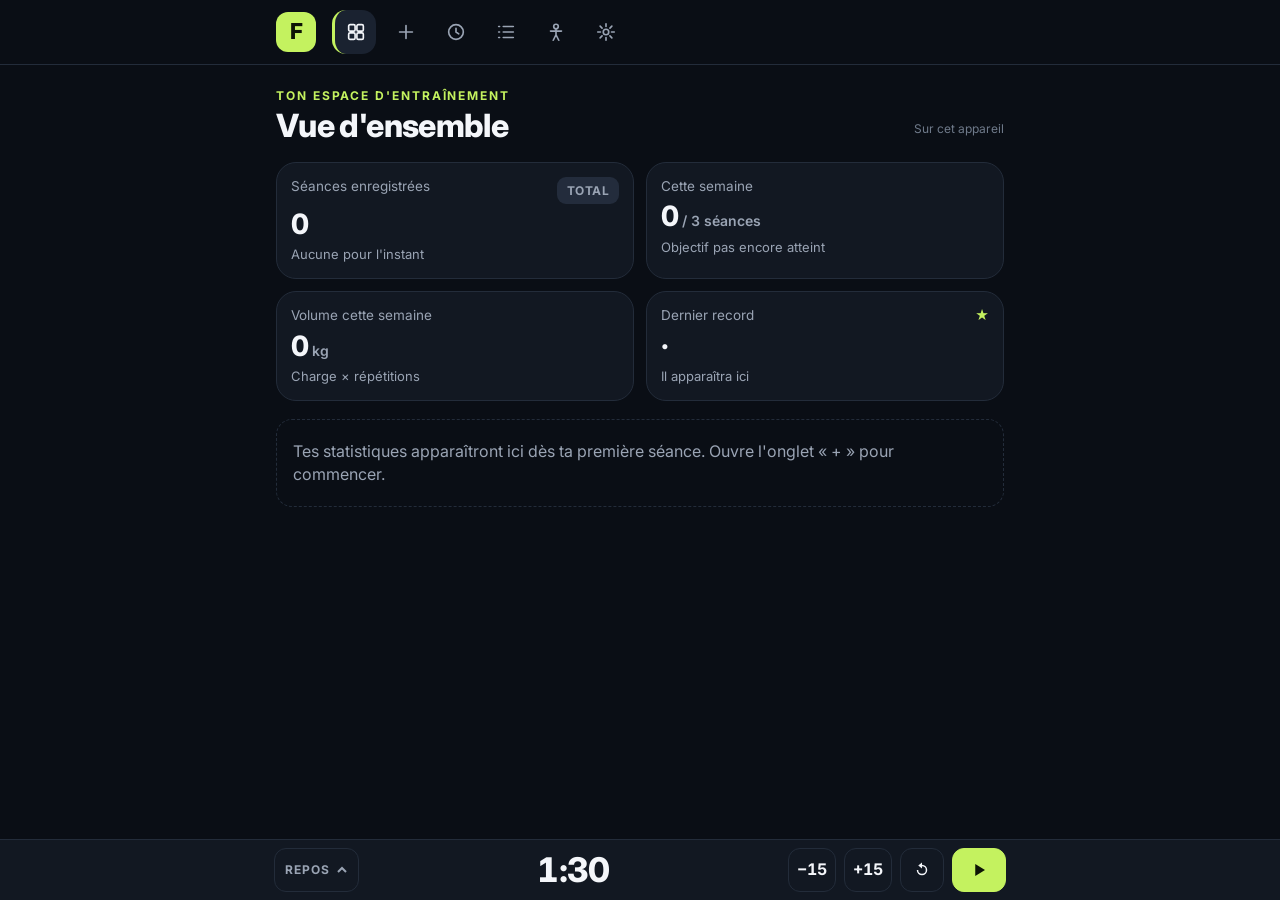
<file: index.html>
<!doctype html>
<html lang="fr">
<head>
<meta charset="utf-8">
<meta name="viewport" content="width=device-width,initial-scale=1,viewport-fit=cover">
<meta name="description" content="Fonte : carnet de musculation, séances, chrono de repos, records et mensurations.">
<meta name="theme-color" content="#0a0e15">
<meta name="apple-mobile-web-app-capable" content="yes">
<meta name="apple-mobile-web-app-status-bar-style" content="black-translucent">
<meta name="apple-mobile-web-app-title" content="Fonte">
<title>Fonte</title>
<link rel="manifest" href="manifest.webmanifest">
<link rel="icon" href="icons/kb-icon.svg" type="image/svg+xml">
<link rel="apple-touch-icon" href="icons/kb-icon-180.png">
<link rel="preconnect" href="https://fonts.googleapis.com">
<link rel="preconnect" href="https://fonts.gstatic.com" crossorigin>
<link rel="stylesheet" href="https://fonts.googleapis.com/css2?family=Inter:wght@400;500;600;700;800&display=swap">
<link rel="stylesheet" href="style.css">
</head>
<body>
<nav class="nav" aria-label="Sections"><div class="nav-in">
  <div class="logo" aria-hidden="true">F</div>
  <button data-act="tab" data-t="accueil" aria-label="Vue d'ensemble" title="Vue d'ensemble" aria-current="page"><svg viewBox="0 0 24 24"><rect x="4" y="4" width="7" height="7" rx="1.5"/><rect x="13" y="4" width="7" height="7" rx="1.5"/><rect x="4" y="13" width="7" height="7" rx="1.5"/><rect x="13" y="13" width="7" height="7" rx="1.5"/></svg></button>
  <button data-act="tab" data-t="seance" aria-label="Séance" title="Séance"><svg viewBox="0 0 24 24"><path d="M12 5v14M5 12h14"/></svg></button>
  <button data-act="tab" data-t="historique" aria-label="Historique et progression" title="Historique et progression"><svg viewBox="0 0 24 24"><circle cx="12" cy="12" r="8"/><path d="M12 8v4l3 2"/></svg></button>
  <button data-act="tab" data-t="programme" aria-label="Programme" title="Programme"><svg viewBox="0 0 24 24"><path d="M9 6h11M9 12h11M9 18h11M4 6h1M4 12h1M4 18h1"/></svg></button>
  <button data-act="tab" data-t="corps" aria-label="Poids et mensurations" title="Poids et mensurations"><svg viewBox="0 0 24 24"><circle cx="12" cy="6" r="2.5"/><path d="M6 11h12M12 9v6M9 21l3-6 3 6"/></svg></button>
  <button data-act="tab" data-t="reglages" aria-label="Paramètres et données" title="Paramètres et données"><svg viewBox="0 0 24 24"><circle cx="12" cy="12" r="3"/><path d="M12 3v3M12 18v3M3 12h3M18 12h3M5.6 5.6l2.1 2.1M16.3 16.3l2.1 2.1M5.6 18.4l2.1-2.1M16.3 7.7l2.1-2.1"/></svg></button>
</div></nav>

<div class="app">
  <header class="pagehead"><div><div class="eyebrow">Ton espace d'entraînement</div><h1 id="title">Vue d'ensemble</h1></div><span class="st" id="status"></span></header>
  <main>
    <section id="tab-accueil"></section>
    <section id="tab-seance" hidden></section>
    <section id="tab-historique" hidden></section>
    <section id="tab-programme" hidden></section>
    <section id="tab-corps" hidden></section>
    <section id="tab-reglages" hidden></section>
  </main>
</div>

<datalist id="exos-list"></datalist>
<div class="toast" id="toast" role="status" hidden></div>

<div class="dockwrap"><section class="dock" id="dock" aria-label="Chronomètre">
  <div class="dock-bar"><i id="t-prog"></i></div>
  <div class="dock-main">
    <button class="dock-mode" data-act="t-panel" id="t-mode" aria-expanded="false" aria-controls="t-panel"><span id="t-label">Repos</span><svg viewBox="0 0 12 12" aria-hidden="true"><path d="M2 8l4-4 4 4" fill="none" stroke="currentColor" stroke-width="2"/></svg></button>
    <output class="t-time" id="t-time" aria-live="off">1:30</output>
    <button class="ib adj" data-act="t-minus" aria-label="Retirer 15 secondes">−15</button>
    <button class="ib adj" data-act="t-plus" aria-label="Ajouter 15 secondes">+15</button>
    <button class="ib" data-act="t-reset" aria-label="Remettre à zéro"><svg viewBox="0 0 24 24" aria-hidden="true"><path d="M12 5V2L7 6l5 4V7a5 5 0 1 1-5 5H5a7 7 0 1 0 7-7z"/></svg></button>
    <button class="ib lime" data-act="t-play" id="t-play" aria-label="Démarrer"><svg viewBox="0 0 24 24" aria-hidden="true"><path id="t-ico" d="M7 4v16l13-8z"/></svg></button>
  </div>
  <div class="dock-panel" id="t-panel" hidden>
    <div class="seg" id="t-modes">
      <button data-act="t-setmode" data-m="repos" aria-pressed="true">Repos (décompte)</button>
      <button data-act="t-setmode" data-m="libre" aria-pressed="false">Chrono libre</button>
    </div>
    <div id="t-repos-opts" style="display:flex;flex-direction:column;gap:10px">
      <div class="seg" id="t-presets"></div>
      <div class="row" style="align-items:center">
        <div class="dur"><span>Durée</span><input type="text" inputmode="numeric" id="t-min" aria-label="Minutes" maxlength="2"><span>min</span><input type="text" inputmode="numeric" id="t-sec" aria-label="Secondes" maxlength="2"><span>s</span></div>
        <button class="ib" data-act="t-minus" aria-label="Retirer 15 secondes">−15</button>
        <button class="ib" data-act="t-plus" aria-label="Ajouter 15 secondes">+15</button>
      </div>
      <label class="chkl"><input type="checkbox" id="t-auto"> Lancer le repos à chaque série cochée</label>
      <div class="fld"><span>Sonnerie de fin (touche pour écouter)</span><div class="seg" id="t-sons"></div></div>
    </div>
  </div>
</section></div>

<script src="app.js"></script>
</body>
</html>
</file>
<file: style.css>
/* Base */
:root{box-sizing:border-box;padding-top:env(safe-area-inset-top,0px);padding-bottom:env(safe-area-inset-bottom,0px)}
html{scroll-padding-top:env(safe-area-inset-top,0px)}
body{margin:0;padding:0}
img{max-width:100%}
[hidden]:not([hidden=until-found i]){display:none!important}

/* Layout : appli sombre à thème unique, navigation par icônes collée en haut, cartes arrondies, chrono fixé en bas. */
:root{
  --bg:#0a0e15; --card:#121822; --card2:#1a2230; --chip:#232c3c; --line:#232c3a; --ink:#f4f6fa; --ink2:#9aa4b4; --ink3:#6f7a8a;
  --lime:#c4f25f; --lime-ink:#0d1405; --lime-soft:#243015; --danger:#ff7a7a; --danger-line:#5a2b2f;
  --f:"Inter",system-ui,-apple-system,"Segoe UI",Roboto,sans-serif; color-scheme:dark;
}
*{box-sizing:border-box}
body{background:var(--bg);color:var(--ink);font-family:var(--f);font-size:16px;line-height:1.45}
button,input,select,textarea{font:inherit;color:inherit}
button{cursor:pointer}
:focus-visible{outline:2px solid var(--lime);outline-offset:2px}
.num{font-variant-numeric:tabular-nums}

.nav{position:sticky;top:env(safe-area-inset-top,0px);z-index:9;background:var(--bg);border-bottom:1px solid var(--line)}
.nav-in{max-width:760px;margin:0 auto;padding:10px 16px;display:flex;align-items:center;gap:6px;overflow-x:auto}
.logo{flex:none;width:40px;height:40px;border-radius:12px;background:var(--lime);color:var(--lime-ink);font-weight:800;font-size:22px;display:grid;place-items:center;margin-right:10px}
.nav button{flex:none;width:44px;height:44px;border-radius:14px;border:0;border-left:3px solid transparent;background:transparent;color:var(--ink2);display:grid;place-items:center}
.nav button svg{width:22px;height:22px;fill:none;stroke:currentColor;stroke-width:1.8;stroke-linecap:round;stroke-linejoin:round}
.nav button[aria-current=page]{background:var(--card2);border-left-color:var(--lime);color:var(--ink)}

.app{max-width:760px;margin:0 auto;padding-inline:16px;padding-block:22px 150px;display:flex;flex-direction:column;gap:18px}
main>section{display:flex;flex-direction:column;gap:18px}
.eyebrow{font-size:12px;font-weight:700;letter-spacing:.16em;text-transform:uppercase;color:var(--lime)}
.pagehead{display:flex;justify-content:space-between;align-items:flex-end;gap:12px}
.st{font-size:12px;color:var(--ink3);white-space:nowrap;padding-bottom:6px}
.st.err{color:var(--danger)}
h1{font-size:32px;font-weight:800;letter-spacing:-.02em;line-height:1.1;margin:4px 0 0;text-wrap:balance}
h2{font-size:21px;font-weight:700;letter-spacing:-.01em;margin:0;line-height:1.2;text-wrap:balance}
h3{font-size:17px;font-weight:700;margin:0;line-height:1.25;overflow-wrap:anywhere}
.sub{color:var(--ink2);font-size:15px;margin:2px 0 0}
.small{font-size:13.5px} .muted{color:var(--ink2)}
.head{display:flex;justify-content:space-between;align-items:flex-start;gap:12px;flex-wrap:wrap}
.head>div{min-width:0}

.card{background:var(--card);border:1px solid var(--line);border-radius:22px;padding:18px;display:flex;flex-direction:column;gap:14px;min-width:0}
.item{background:var(--card);border:1px solid var(--line);border-radius:16px;padding:12px;display:flex;align-items:center;gap:12px;min-width:0}
.card .item{background:transparent}
.item .tx{flex:1;min-width:0;display:flex;flex-direction:column;gap:2px}
.item .tx b{font-weight:700;overflow-wrap:anywhere} .item .tx span{color:var(--ink2);font-size:14px}
.badge{flex:none;min-width:48px;height:48px;padding:0 8px;border-radius:14px;background:var(--chip);color:var(--lime);font-weight:800;font-size:13px;display:grid;place-items:center;font-variant-numeric:tabular-nums}
.kg{flex:none;background:var(--chip);color:var(--ink2);font-weight:700;font-size:13px;padding:5px 9px;border-radius:9px;white-space:nowrap;font-variant-numeric:tabular-nums}
.pill{background:var(--lime-soft);color:var(--lime);font-weight:700;font-size:12px;letter-spacing:.04em;text-transform:uppercase;padding:5px 10px;border-radius:9px;white-space:nowrap}
.pill.grey{background:var(--chip);color:var(--ink2)}

.btn{border:1px solid var(--line);background:var(--card);border-radius:14px;padding:10px 16px;min-height:44px;font-weight:700;white-space:nowrap}
.btn.lime{background:var(--lime);border-color:var(--lime);color:var(--lime-ink)}
.btn.sm{min-height:36px;padding:6px 12px;font-size:14px;border-radius:11px;font-weight:600}
.btn.red{color:var(--danger)}
.btn.armed,.x.armed{border-color:var(--danger-line);color:var(--danger)}
.btn:disabled{opacity:.45;cursor:default}
.link{background:none;border:0;padding:0;color:var(--lime);font-weight:600;text-decoration:underline;text-underline-offset:3px}
.row{display:flex;gap:10px;flex-wrap:wrap;align-items:flex-end}
.row>.grow{flex:1 1 170px}
.fld{display:flex;flex-direction:column;gap:5px;min-width:0}
.fld>span{font-size:13.5px;color:var(--ink2)}
input[type=text],input[type=date],select,textarea{background:var(--bg);border:1px solid var(--line);border-radius:12px;padding:10px 12px;min-height:44px;width:100%;min-width:0}
textarea{resize:vertical;min-height:70px}
.empty{border:1px dashed var(--line);border-radius:16px;padding:20px 16px;color:var(--ink2);display:flex;flex-direction:column;gap:10px;align-items:flex-start}

/* Vue d'ensemble */
.tiles{display:grid;grid-template-columns:repeat(2,minmax(0,1fr));gap:12px}
.tile{background:var(--card);border:1px solid var(--line);border-radius:20px;padding:14px;display:flex;flex-direction:column;gap:6px;min-width:0}
.tile .l{font-size:13.5px;color:var(--ink2);display:flex;justify-content:space-between;gap:6px;align-items:flex-start}
.tile .n{font-size:28px;font-weight:800;letter-spacing:-.02em;line-height:1.05;font-variant-numeric:tabular-nums;overflow-wrap:anywhere}
.tile .n small{font-size:14px;font-weight:600;color:var(--ink2);letter-spacing:0}
.tile .d{font-size:13px;color:var(--ink2)}
.bars{display:grid;grid-auto-flow:column;grid-auto-columns:minmax(0,1fr);gap:4px;height:150px;align-items:end;border-bottom:1px solid var(--line)}
.bars .b{display:flex;flex-direction:column;justify-content:flex-end;align-items:center;height:100%;gap:3px;min-width:0}
.bars .b i{display:block;width:72%;max-width:30px;background:var(--lime);border-radius:5px 5px 0 0}
.bars .b span{font-size:11px;color:var(--ink2);font-variant-numeric:tabular-nums}
.barlabs{display:grid;grid-auto-flow:column;grid-auto-columns:minmax(0,1fr);gap:4px;font-size:10.5px;color:var(--ink3);text-align:center;font-variant-numeric:tabular-nums}
.split{display:grid;grid-template-columns:auto 1fr auto;gap:10px 12px;align-items:center}
.split .tr{height:8px;border-radius:9px;background:var(--chip);overflow:hidden} .split .tr i{display:block;height:100%;background:var(--lime);border-radius:9px}
.split b{font-variant-numeric:tabular-nums;text-align:right}
.step{display:inline-flex;align-items:center;gap:10px}
.step button{width:38px;height:38px;border-radius:11px;border:1px solid var(--line);background:var(--card);font-size:18px;line-height:1}
.heat{display:grid;grid-template-columns:14px repeat(16,minmax(0,1fr));gap:3px;max-width:520px}
.heat .c{aspect-ratio:1;border-radius:4px;background:var(--chip)}
.heat .c.on{background:var(--lime)} .heat .c.fut{background:transparent} .heat .c.today{outline:2px solid var(--ink3);outline-offset:1px}
.heat .lab,.heat .mo{font-size:10.5px;color:var(--ink3);line-height:1.3;white-space:nowrap}
.heat .lab{align-self:center}

/* Séance */
.exo-top{display:flex;align-items:center;gap:12px}
.exo-top .tx{flex:1;min-width:0;display:flex;flex-direction:column;gap:2px}
.exo-top .tx span{color:var(--ink2);font-size:14px}
.last{font-size:13.5px;color:var(--ink2)}
.sets{display:flex;flex-direction:column;gap:8px}
.set,.sethead{display:grid;grid-template-columns:18px minmax(0,1fr) 10px minmax(0,1fr) 46px 32px;gap:7px;align-items:center}
.set .n{color:var(--ink3);font-size:13px;font-variant-numeric:tabular-nums;text-align:center}
.set.pr .n{color:var(--lime);font-weight:800}
.set .t{color:var(--ink3);text-align:center}
.set input{text-align:center;font-weight:700;font-size:17px;padding:8px 4px;font-variant-numeric:tabular-nums}
.set input.bad{border-color:var(--danger)}
.set.done input{background:var(--card2);border-color:var(--card2)}
.chk{width:46px;height:44px;border-radius:12px;border:1px solid var(--line);background:var(--card);display:grid;place-items:center;color:var(--ink3)}
.chk svg{width:20px;height:20px;fill:none;stroke:currentColor;stroke-width:2.6;stroke-linecap:round;stroke-linejoin:round}
.set.done .chk{background:var(--lime);border-color:var(--lime);color:var(--lime-ink)}
.x{border:1px solid transparent;background:transparent;border-radius:10px;width:32px;height:38px;color:var(--ink3);font-size:19px;line-height:1;padding:0}
.sethead{font-size:11px;letter-spacing:.06em;text-transform:uppercase;color:var(--ink3);text-align:center}
.chips{display:flex;flex-wrap:wrap;gap:8px}
.rp{position:relative;min-width:0;display:block}
.rp input{width:100%}
.dl{position:absolute;top:-8px;right:-5px;font-size:11px;font-weight:800;line-height:1;padding:3px 6px;border-radius:8px;background:var(--chip);color:var(--ink2);pointer-events:none;font-variant-numeric:tabular-nums;font-style:normal}
.dl.up{background:var(--lime);color:var(--lime-ink)}
.dl.down{background:var(--danger);color:#1c0b0c}
.pill.red{background:#3a1d20;color:var(--danger)}
.sess{display:flex;align-items:center;gap:10px;background:var(--lime-soft);border-radius:14px;padding:10px 14px}
.sess svg{width:20px;height:20px;fill:none;stroke:var(--lime);stroke-width:2;stroke-linecap:round;flex:none}
.sess span{color:var(--ink2);font-size:14px;flex:1}
.sess b{font-size:24px;font-weight:800;color:var(--lime);font-variant-numeric:tabular-nums;letter-spacing:-.01em}
.pe{border:1px solid var(--line);border-radius:16px;padding:12px;display:flex;flex-direction:column;gap:10px;min-width:0}
.pe-top{display:flex;align-items:center;gap:8px;min-width:0}
.pe-top b{flex:1;min-width:0;font-weight:700;overflow-wrap:anywhere}
.pe-mv{width:36px;height:36px;border-radius:10px;border:1px solid var(--line);background:var(--card);color:var(--ink2);display:grid;place-items:center;padding:0}
.pe-mv svg{width:16px;height:16px;fill:none;stroke:currentColor;stroke-width:2.2;stroke-linecap:round;stroke-linejoin:round}
.pe-mv:disabled{opacity:.3;cursor:default}
.pe-f{display:flex;flex-wrap:wrap;gap:10px 18px;align-items:center}
.pe-f .lbl{font-size:13.5px;color:var(--ink2);margin-right:8px}
.pe-f input{width:64px;text-align:center;font-weight:700;font-variant-numeric:tabular-nums}
/* Supersets : exercices liés affichés dans un seul cadre */
.ssg{border:1px solid #3d4f1f;border-radius:18px;padding:10px;display:flex;flex-direction:column;gap:4px;min-width:0;background:rgba(196,242,95,.03)}
.ss-h{display:flex;align-items:center;gap:8px;min-width:0}
.ss-h .pill{display:inline-flex;align-items:center;gap:6px}
.ss-h .pill svg,.sslink svg{width:14px;height:14px;fill:none;stroke:currentColor;stroke-width:2.2;stroke-linecap:round;stroke-linejoin:round}
.ss-h .sp{flex:1}
.ssg .item{border:0;padding:8px 2px}
.ssg .item+.item,.ssg .pe+.pe{border-top:1px dashed var(--line);border-radius:0}
.ssg .pe{border:0;border-radius:0;padding:10px 2px}
.sslink{align-self:center;display:inline-flex;align-items:center;gap:6px;border:1px dashed var(--line);background:transparent;color:var(--ink2);border-radius:99px;padding:5px 12px;font-size:13px;font-weight:600;min-height:32px;margin:-4px 0}
.sslink:hover{color:var(--lime);border-color:#3d4f1f}
.card.ss{border-color:#3d4f1f}
.ss-sep{border:0;border-top:1px dashed var(--line);margin:6px 0;width:100%}

/* Historique */
details.s{background:var(--card);border:1px solid var(--line);border-radius:16px}
details.s>summary{list-style:none;display:flex;align-items:center;gap:12px;padding:12px;cursor:pointer}
details.s>summary::-webkit-details-marker{display:none}
details.s .tx{flex:1;min-width:0;display:flex;flex-direction:column;gap:2px} details.s .tx span{color:var(--ink2);font-size:14px}
details.s .vol{flex:none;color:var(--ink2);font-size:14px;font-variant-numeric:tabular-nums;white-space:nowrap}
details.s .in{padding:0 14px 14px;display:flex;flex-direction:column;gap:10px}
.lines{display:flex;flex-direction:column;gap:5px;font-size:14px}
.lines div{display:flex;justify-content:space-between;gap:12px;border-top:1px solid var(--line);padding-top:5px}
.lines span{color:var(--ink2);font-variant-numeric:tabular-nums;text-align:right}
.list{display:flex;flex-direction:column;gap:10px}
.chart{position:relative;width:100%;min-width:0}
.chart svg{display:block;width:100%;touch-action:pan-y}
.ch-grid{stroke:var(--line);stroke-width:1} .ch-txt{fill:var(--ink3);font-size:12px;font-family:var(--f);font-variant-numeric:tabular-nums}
.ch-line{fill:none;stroke:var(--lime);stroke-width:2;stroke-linejoin:round;stroke-linecap:round} .ch-area{fill:var(--lime);opacity:.1}
.ch-dot{fill:var(--lime);stroke:var(--card);stroke-width:2} .ch-end{fill:var(--ink);font-family:var(--f);font-size:14px;font-weight:700}
.ch-cross{stroke:var(--ink3);stroke-width:1;stroke-dasharray:3 3}
.tip{position:absolute;top:0;pointer-events:none;background:var(--ink);color:var(--bg);border-radius:8px;padding:4px 8px;font-size:13px;white-space:nowrap;transform:translateX(-50%)}
.delta{display:flex;gap:6px 18px;flex-wrap:wrap;font-size:14px;color:var(--ink2)}
.delta b{color:var(--ink);font-variant-numeric:tabular-nums}
.delta .up{color:var(--lime)} .delta .down{color:var(--danger)}
details.t summary{cursor:pointer;color:var(--ink2);font-size:14px}
.tw{overflow-x:auto}
table{border-collapse:collapse;width:100%;font-size:14px;font-variant-numeric:tabular-nums}
th,td{text-align:left;padding:8px 12px 8px 0;border-top:1px solid var(--line);white-space:nowrap}
th{font-size:11.5px;letter-spacing:.08em;text-transform:uppercase;color:var(--ink3);font-weight:600;border-top:0}
.rec{display:grid;grid-template-columns:repeat(auto-fit,minmax(130px,1fr));gap:12px 16px;margin:0}
.rec div{display:flex;flex-direction:column;gap:1px;min-width:0}
.rec dt{font-size:13px;color:var(--ink2)}
.rec dd{margin:0;font-size:22px;font-weight:800;letter-spacing:-.01em;line-height:1.15;font-variant-numeric:tabular-nums}
.rec dd small{font-size:14px;font-weight:600;color:var(--ink2)}
.rec .when{font-size:12.5px;color:var(--ink3)}
.mform{display:grid;grid-template-columns:repeat(auto-fit,minmax(120px,1fr));gap:10px;align-items:end}
.seg{display:flex;flex-wrap:wrap;gap:6px}
.seg button{border:1px solid var(--line);background:var(--card);border-radius:99px;padding:6px 12px;font-size:14px;font-weight:600;min-height:36px;color:var(--ink2)}
.seg button[aria-pressed=true]{background:var(--lime);border-color:var(--lime);color:var(--lime-ink)}

/* Chrono */
.dockwrap{position:fixed;left:0;right:0;bottom:0;z-index:10;background:var(--card);border-top:1px solid var(--line);padding-bottom:env(safe-area-inset-bottom,0px)}
.dock{position:relative;max-width:760px;margin:0 auto;padding:8px 14px}
.dock-bar{position:absolute;left:0;right:0;top:-1px;height:3px} .dock-bar i{display:block;height:100%;width:0;background:var(--lime)}
.dock-main{display:flex;align-items:center;gap:8px}
.dock-mode{border:1px solid var(--line);background:var(--card);border-radius:12px;min-height:44px;padding:4px 10px;display:flex;align-items:center;gap:6px;font-size:12px;font-weight:700;letter-spacing:.08em;text-transform:uppercase;color:var(--ink2)}
.dock-mode svg{width:12px;height:12px;transition:transform .15s} .dock-mode[aria-expanded=true] svg{transform:rotate(180deg)}
.t-time{font-weight:800;font-size:34px;letter-spacing:-.02em;line-height:1;font-variant-numeric:tabular-nums;flex:1;text-align:center;min-width:0}
.dock.done .t-time{color:var(--lime)}
.ib{border:1px solid var(--line);background:var(--card);border-radius:12px;min-width:44px;height:44px;padding:0 8px;font-weight:700;font-variant-numeric:tabular-nums;display:inline-flex;align-items:center;justify-content:center}
.ib svg{width:18px;height:18px;fill:currentColor}
.ib.lime{background:var(--lime);border-color:var(--lime);color:var(--lime-ink);min-width:54px}
.dock-main .adj{display:none}
@media (min-width:480px){.dock-main .adj{display:inline-flex}}
.dock-panel{display:flex;flex-direction:column;gap:10px;padding:10px 0 4px}
.dur{display:flex;align-items:center;gap:6px;font-size:14px;color:var(--ink2)}
.dur input{width:58px;text-align:center;min-height:40px;padding:4px}
.chkl{display:flex;align-items:center;gap:8px;font-size:14px}
.chkl input{width:18px;height:18px;accent-color:var(--lime)}
.toast{position:fixed;left:50%;bottom:calc(86px + env(safe-area-inset-bottom,0px));transform:translateX(-50%);background:var(--ink);color:var(--bg);padding:9px 14px;border-radius:12px;font-size:14px;font-weight:500;z-index:20;max-width:calc(100% - 32px);text-align:center}
@media (prefers-reduced-motion:reduce){*{transition:none!important}}
</file>
